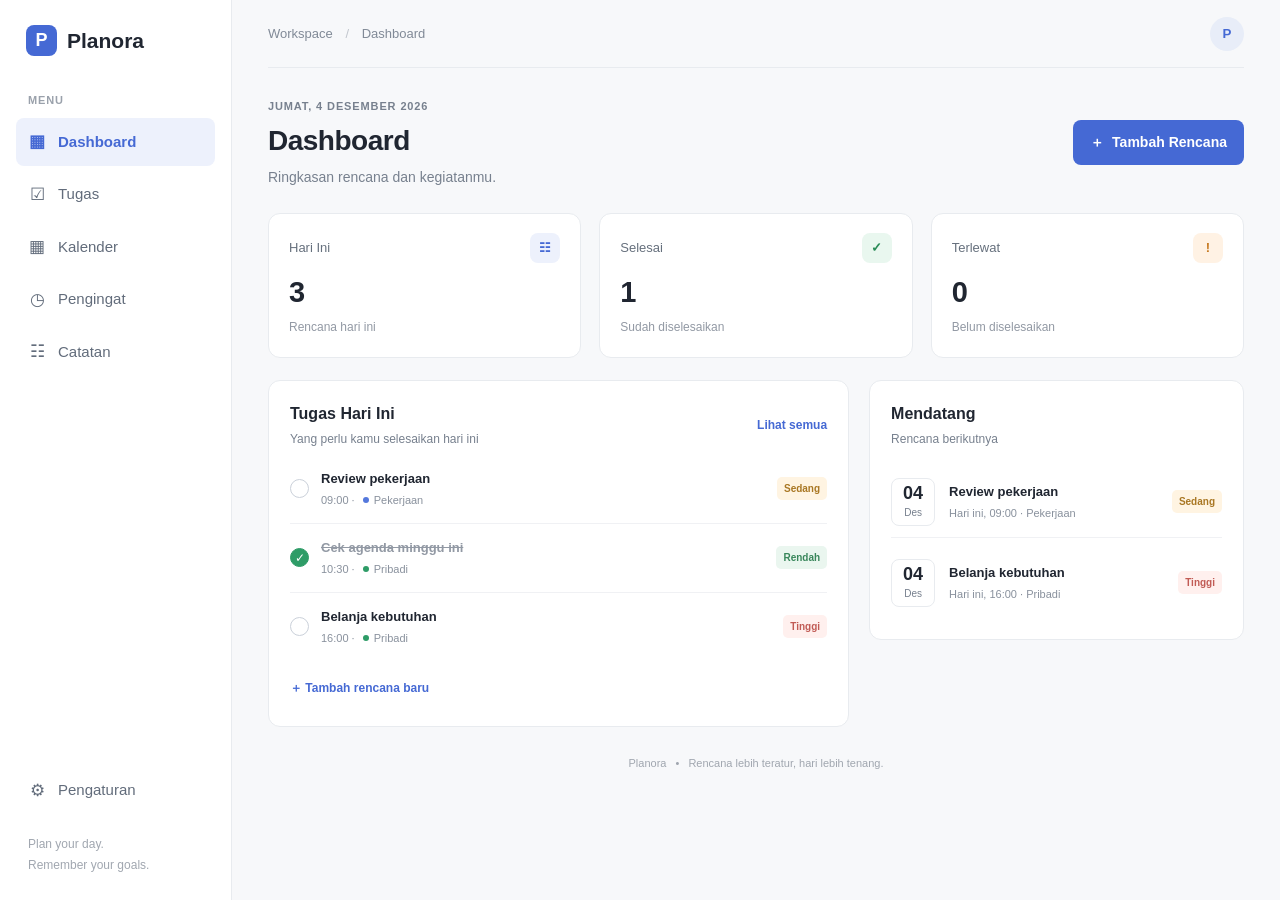
<file: index.html>
<!doctype html>
<html lang="id">
<head>
<meta charset="utf-8"><meta name="viewport" content="width=device-width,initial-scale=1"><meta name="theme-color" content="#fff">
<title>Planora — Dashboard</title><link rel="stylesheet" href="style.css">
</head>
<body><div class="app-shell">
<aside class="sidebar">
<a class="brand" href="index.html"><span class="brand-mark">P</span><span>Planora</span></a>
<div class="nav-label">MENU</div>
<nav class="main-nav" aria-label="Navigasi">
<a class="nav-item active" href="index.html"><span class="nav-icon">▦</span>Dashboard</a>
<a class="nav-item" href="tasks.html"><span class="nav-icon">☑</span>Tugas</a>
<a class="nav-item" href="#calendar" data-feature="Kalender"><span class="nav-icon">▦</span>Kalender</a>
<a class="nav-item" href="#reminders" data-feature="Pengingat"><span class="nav-icon">◷</span>Pengingat</a>
<a class="nav-item" href="#notes" data-feature="Catatan"><span class="nav-icon">☷</span>Catatan</a>
<a class="nav-item mobile-settings" href="#settings" data-feature="Pengaturan"><span class="nav-icon">⚙</span>Pengaturan</a>
</nav>
<div class="sidebar-bottom"><a class="nav-item" href="#settings" data-feature="Pengaturan"><span class="nav-icon">⚙</span>Pengaturan</a><div class="sidebar-note">Plan your day.<br>Remember your goals.</div></div>
</aside>
<main class="main-content" id="dashboard">
<header class="topbar"><div class="mobile-brand"><span class="brand-mark">P</span><strong>Planora</strong></div><div class="breadcrumbs">Workspace <span>/</span> Dashboard</div><button class="profile" aria-label="Profil pengguna">P</button></header>
<section class="page-heading"><div><p class="eyebrow" id="today-date">RINGKASAN HARI INI</p><h1>Dashboard</h1><p class="subheading">Ringkasan rencana dan kegiatanmu.</p></div><button class="primary-button" id="open-task-form"><span>＋</span> Tambah Rencana</button></section>
<section class="summary-grid" aria-label="Ringkasan"><article class="summary-card"><div class="summary-top"><span>Hari Ini</span><span class="summary-icon blue">☷</span></div><strong id="today-count">0</strong><small>Rencana hari ini</small></article><article class="summary-card"><div class="summary-top"><span>Selesai</span><span class="summary-icon green">✓</span></div><strong id="done-count">0</strong><small>Sudah diselesaikan</small></article><article class="summary-card"><div class="summary-top"><span>Terlewat</span><span class="summary-icon orange">!</span></div><strong id="overdue-count">0</strong><small>Belum diselesaikan</small></article></section>
<section class="content-grid dashboard-content">
<div class="panel tasks-panel" id="tasks"><div class="panel-heading"><div><h2>Tugas Hari Ini</h2><p>Yang perlu kamu selesaikan hari ini</p></div><a href="tasks.html" class="text-link">Lihat semua</a></div><div class="task-list" id="task-list"></div><button class="add-inline" id="add-inline">＋ Tambah rencana baru</button></div>
<div class="panel upcoming-panel" id="upcoming"><div class="panel-heading"><div><h2>Mendatang</h2><p>Rencana berikutnya</p></div></div><div class="upcoming-list" aria-live="polite"></div></div>
</section>
<footer class="footer">Planora <span>•</span> Rencana lebih teratur, hari lebih tenang.</footer>
</main></div>
<dialog id="task-dialog" class="task-dialog"><form id="task-form"><div class="dialog-heading"><div><h2>Tambah Rencana</h2><p>Catat kegiatan yang ingin kamu lakukan.</p></div><button type="button" class="close-dialog" id="close-dialog" aria-label="Tutup">×</button></div>
<label>Nama rencana<input name="title" required maxlength="100" placeholder="Contoh: Belajar atau rapat"></label>
<div class="form-row"><label>Tanggal<input name="date" type="date" required></label><label>Waktu<input name="time" type="time" value="09:00"></label></div>
<div class="form-row"><label>Kategori<select name="category"><option>Pekerjaan</option><option>Pribadi</option><option>Belajar</option><option>Lainnya</option></select></label><label>Prioritas<select name="priority"><option value="low">Rendah</option><option value="medium" selected>Sedang</option><option value="high">Tinggi</option></select></label></div>
<div class="dialog-actions"><button type="button" class="secondary-button" id="cancel-dialog">Batal</button><button type="submit" class="primary-button">Simpan Rencana</button></div></form></dialog>
<script src="app.js"></script></body></html>
</file>
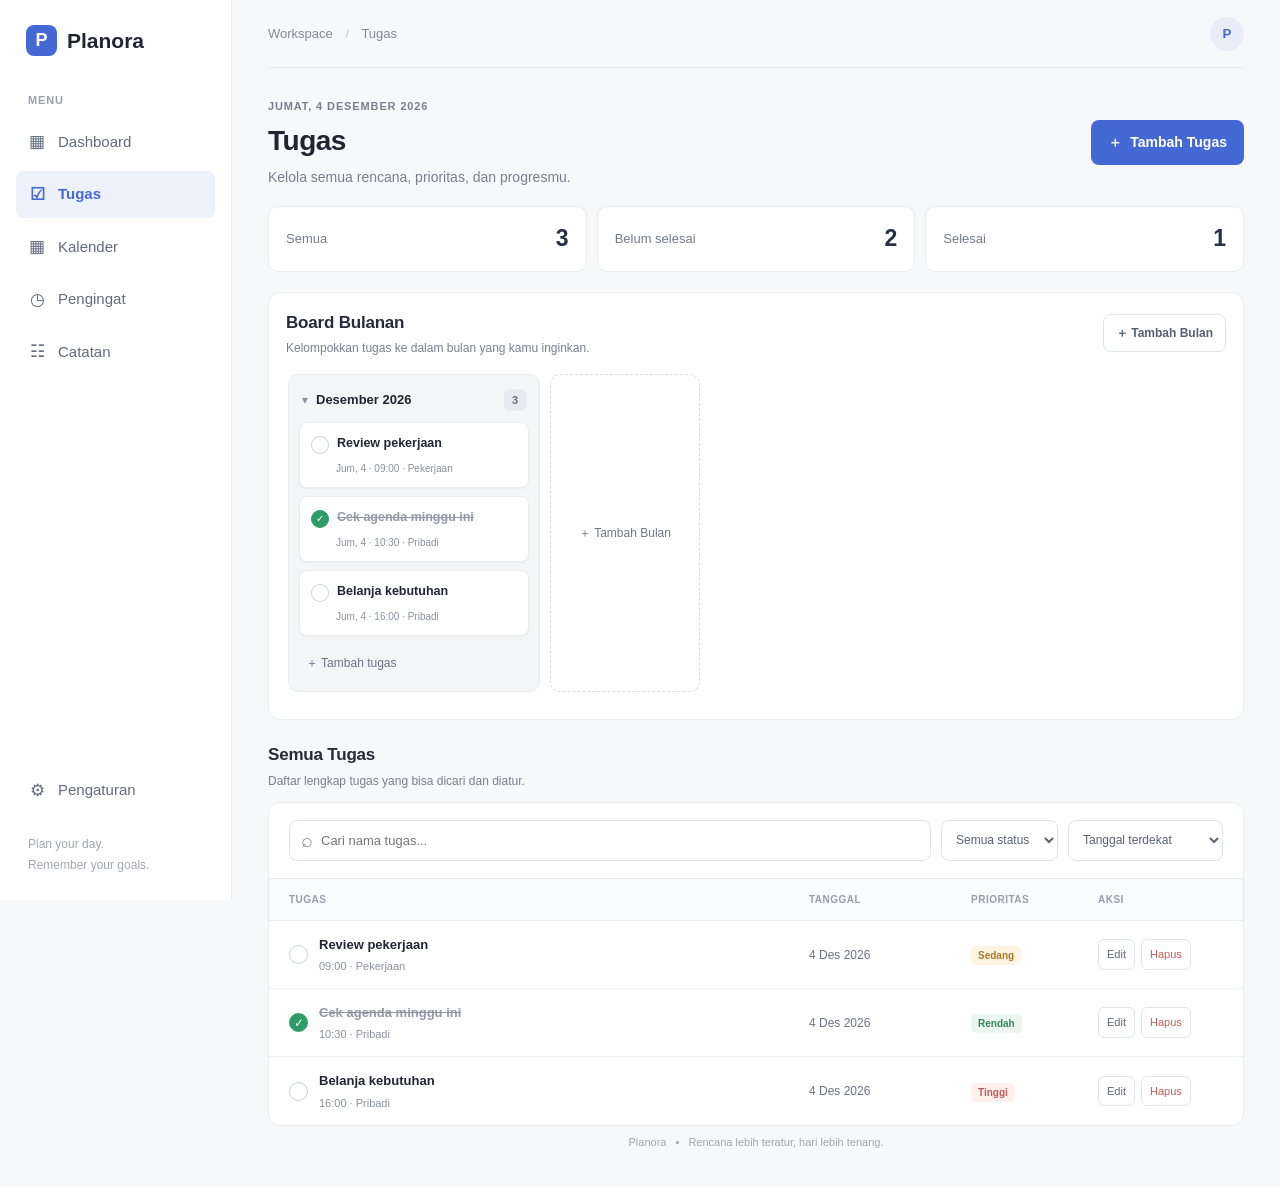
<file: tasks.html>
<!doctype html>
<html lang="id">
<head>
<meta charset="utf-8"><meta name="viewport" content="width=device-width,initial-scale=1"><meta name="theme-color" content="#fff">
<title>Planora — Tugas</title><link rel="stylesheet" href="style.css">
</head>
<body><div class="app-shell">
<aside class="sidebar">
<a class="brand" href="index.html"><span class="brand-mark">P</span><span>Planora</span></a><div class="nav-label">MENU</div>
<nav class="main-nav" aria-label="Navigasi">
<a class="nav-item" href="index.html"><span class="nav-icon">▦</span>Dashboard</a>
<a class="nav-item active" href="tasks.html"><span class="nav-icon">☑</span>Tugas</a>
<a class="nav-item" href="#calendar" data-feature="Kalender"><span class="nav-icon">▦</span>Kalender</a>
<a class="nav-item" href="#reminders" data-feature="Pengingat"><span class="nav-icon">◷</span>Pengingat</a>
<a class="nav-item" href="#notes" data-feature="Catatan"><span class="nav-icon">☷</span>Catatan</a>
<a class="nav-item mobile-settings" href="#settings" data-feature="Pengaturan"><span class="nav-icon">⚙</span>Pengaturan</a>
</nav><div class="sidebar-bottom"><a class="nav-item" href="#settings" data-feature="Pengaturan"><span class="nav-icon">⚙</span>Pengaturan</a><div class="sidebar-note">Plan your day.<br>Remember your goals.</div></div>
</aside>
<main class="main-content task-page">
<header class="topbar"><div class="mobile-brand"><span class="brand-mark">P</span><strong>Planora</strong></div><div class="breadcrumbs">Workspace <span>/</span> Tugas</div><button class="profile" aria-label="Profil pengguna">P</button></header>
<section class="page-heading"><div><p class="eyebrow" id="task-page-date">DAFTAR RENCANA</p><h1>Tugas</h1><p class="subheading">Kelola semua rencana, prioritas, dan progresmu.</p></div><button class="primary-button" id="task-add"><span>＋</span> Tambah Tugas</button></section>
<section class="task-stats" aria-label="Ringkasan tugas"><div class="task-stat"><span>Semua</span><strong id="stat-all">0</strong></div><div class="task-stat"><span>Belum selesai</span><strong id="stat-open">0</strong></div><div class="task-stat"><span>Selesai</span><strong id="stat-done">0</strong></div></section>
<section class="month-board-section" aria-label="Board tugas bulanan"><div class="month-board-heading"><div><h2>Board Bulanan</h2><p>Kelompokkan tugas ke dalam bulan yang kamu inginkan.</p></div><button class="secondary-button" id="month-add">＋ Tambah Bulan</button></div><div id="month-board" class="month-board" aria-live="polite"></div></section>
<div class="task-list-heading"><div><h2>Semua Tugas</h2><p>Daftar lengkap tugas yang bisa dicari dan diatur.</p></div></div>
<section class="panel task-manager">
<div class="task-toolbar"><label class="task-search"><span>⌕</span><input id="task-search" type="search" placeholder="Cari nama tugas..." aria-label="Cari tugas"></label><select id="task-filter" aria-label="Filter status"><option value="all">Semua status</option><option value="open">Belum selesai</option><option value="done">Selesai</option><option value="overdue">Terlewat</option></select><select id="task-sort" aria-label="Urutkan tugas"><option value="date">Tanggal terdekat</option><option value="priority">Prioritas</option><option value="created">Terbaru ditambahkan</option></select></div>
<div class="task-table-head"><span>TUGAS</span><span>TANGGAL</span><span>PRIORITAS</span><span>AKSI</span></div>
<div id="task-manager-list" class="task-manager-list" aria-live="polite"></div>
</section><footer class="footer">Planora <span>•</span> Rencana lebih teratur, hari lebih tenang.</footer>
</main></div>
<dialog id="manager-dialog" class="task-dialog"><form id="manager-form"><div class="dialog-heading"><div><h2 id="manager-dialog-title">Tambah Tugas</h2><p>Isi detail rencana yang ingin kamu lakukan.</p></div><button type="button" class="close-dialog" id="manager-close" aria-label="Tutup">×</button></div>
<label>Nama tugas<input name="title" required maxlength="100" placeholder="Contoh: Menyelesaikan laporan"></label>
<div class="form-row"><label>Tanggal<input name="date" type="date" required></label><label>Waktu<input name="time" type="time"></label></div>
<div class="form-row"><label>Kategori<select name="category"><option>Pekerjaan</option><option>Pribadi</option><option>Belajar</option><option>Lainnya</option></select></label><label>Prioritas<select name="priority"><option value="low">Rendah</option><option value="medium" selected>Sedang</option><option value="high">Tinggi</option></select></label></div>
<div class="dialog-actions"><button type="button" class="secondary-button" id="manager-cancel">Batal</button><button type="submit" class="primary-button" id="manager-save">Simpan Tugas</button></div></form></dialog>
<dialog id="month-dialog" class="task-dialog month-dialog"><form id="month-form"><div class="dialog-heading"><div><h2>Tambah Bulan</h2><p>Buat kolom baru untuk mengatur rencanamu.</p></div><button type="button" class="close-dialog" id="month-close" aria-label="Tutup">×</button></div><label>Bulan<input name="month" type="month" required></label><div class="dialog-actions"><button type="button" class="secondary-button" id="month-cancel">Batal</button><button type="submit" class="primary-button">Tambah Kolom</button></div></form></dialog>
<script src="tasks.js"></script></body></html>
</file>
<file: style.css>
:root{--ink:#202631;--muted:#77808e;--line:#e8ebef;--surface:#fff;--canvas:#f7f8fa;--accent:#4569d4;--accent-dark:#3657bc;--radius:12px}*{box-sizing:border-box}html{scroll-behavior:smooth}body{margin:0;background:var(--canvas);color:var(--ink);font:15px/1.5 Inter,-apple-system,BlinkMacSystemFont,"Segoe UI",Roboto,Arial,sans-serif}.app-shell{min-height:100vh}.sidebar{position:fixed;inset:0 auto 0 0;width:232px;background:#fff;border-right:1px solid var(--line);padding:25px 16px;display:flex;flex-direction:column;z-index:5}.brand{display:flex;align-items:center;gap:10px;text-decoration:none;color:var(--ink);font-size:21px;font-weight:700;padding:0 10px 35px}.brand-mark{width:31px;height:31px;border-radius:8px;background:var(--accent);color:white;display:grid;place-items:center;font-size:18px;font-weight:700}.nav-label{font-size:11px;font-weight:700;letter-spacing:.08em;color:#9aa1ab;padding:0 12px 10px}.main-nav{display:grid;gap:5px}.nav-item{display:flex;align-items:center;gap:12px;padding:11px 12px;border-radius:8px;text-decoration:none;color:#626c7b;font-weight:500}.nav-item:hover{background:#f6f7f9;color:var(--ink)}.nav-item.active{background:#edf1fc;color:var(--accent);font-weight:600}.nav-icon{width:18px;text-align:center;font-size:17px}.sidebar-bottom{margin-top:auto}.sidebar-note{font-size:12px;color:#a1a7b0;line-height:1.7;padding:20px 12px 0}.main-content{margin-left:232px;max-width:1600px;padding:0 36px 28px}.topbar{height:68px;display:flex;align-items:center;justify-content:space-between;border-bottom:1px solid var(--line);margin-bottom:30px}.breadcrumbs{font-size:13px;color:#818a97}.breadcrumbs span{padding:0 9px;color:#c1c6cd}.profile{width:34px;height:34px;border:0;border-radius:50%;background:#e8edf8;color:#4569d4;font-weight:700;cursor:pointer}.mobile-brand{display:none}.page-heading{display:flex;align-items:center;justify-content:space-between;gap:20px;margin-bottom:25px}.eyebrow{font-size:11px;font-weight:700;letter-spacing:.08em;color:var(--muted);margin:0 0 5px}.page-heading h1{font-size:28px;letter-spacing:-.5px;margin:0;font-weight:700}.subheading{margin:5px 0 0;color:var(--muted);font-size:14px}.primary-button,.secondary-button{display:inline-flex;align-items:center;justify-content:center;gap:8px;border:1px solid transparent;border-radius:8px;padding:11px 16px;font:inherit;font-size:14px;font-weight:600;cursor:pointer;white-space:nowrap}.primary-button{background:var(--accent);color:#fff}.primary-button:hover{background:var(--accent-dark)}.secondary-button{background:#fff;border-color:#dfe3e9;color:#566170}.summary-grid{display:grid;grid-template-columns:repeat(3,minmax(0,1fr));gap:18px;margin-bottom:22px}.summary-card,.panel{background:var(--surface);border:1px solid var(--line);border-radius:var(--radius)}.summary-card{padding:19px 20px}.summary-top{display:flex;align-items:center;justify-content:space-between;color:#66707d;font-size:13px;font-weight:500}.summary-icon{width:30px;height:30px;border-radius:8px;display:grid;place-items:center;font-weight:700}.summary-icon.blue{background:#edf1fc;color:#4569d4}.summary-icon.green{background:#e9f7ef;color:#278a55}.summary-icon.orange{background:#fff2e4;color:#c77b24}.summary-card>strong{display:block;font-size:29px;line-height:1.3;margin:11px 0 4px;letter-spacing:-.5px}.summary-card small{font-size:12px;color:#9299a4}.content-grid{display:grid;grid-template-columns:minmax(0,1.55fr) minmax(285px,1fr);gap:20px;margin-bottom:20px}.panel{padding:21px}.panel-heading{display:flex;align-items:center;justify-content:space-between;gap:12px;margin-bottom:19px}.panel-heading h2{font-size:16px;margin:0;font-weight:650}.panel-heading p{font-size:12px;color:var(--muted);margin:4px 0 0}.text-link{font-size:12px;color:var(--accent);text-decoration:none;font-weight:600;white-space:nowrap}.task-list{display:grid}.task-row{display:flex;align-items:center;gap:12px;padding:14px 0;border-bottom:1px solid #f0f1f4}.task-row:first-child{padding-top:2px}.task-row:last-child{border-bottom:0}.task-check{width:19px;height:19px;border:1.5px solid #cbd1da;border-radius:50%;background:#fff;flex:0 0 auto;cursor:pointer;color:white;font-size:12px;padding:0}.task-check.checked{background:#2e9c67;border-color:#2e9c67}.task-info{min-width:0;flex:1}.task-info strong,.upcoming-info strong{display:block;font-size:13px;font-weight:600;overflow:hidden;text-overflow:ellipsis;white-space:nowrap}.task-info span,.upcoming-info span{display:block;color:#89919d;font-size:11px;margin-top:4px}.completed{text-decoration:line-through;color:#9299a4}.dot{display:inline-block;width:6px;height:6px;border-radius:50%;margin:0 5px 1px}.blue-dot{background:#5478dc}.green-dot{background:#2e9c67}.purple-dot{background:#9270d5}.priority{font-size:10px;border-radius:5px;padding:4px 7px;font-weight:600;white-space:nowrap}.priority.low{color:#39875b;background:#eaf6ef}.priority.medium{color:#a97723;background:#fff4e2}.priority.high{color:#c15b55;background:#fff0ee}.add-inline{margin-top:10px;background:none;border:0;color:var(--accent);font:inherit;font-size:12px;font-weight:600;cursor:pointer;padding:8px 0}.calendar-controls{display:flex;gap:5px}.calendar-controls button{width:27px;height:27px;border:1px solid var(--line);border-radius:6px;background:white;color:#6b7481;font-size:20px;line-height:1;cursor:pointer}.calendar-grid{display:grid;grid-template-columns:repeat(7,1fr);gap:5px;text-align:center}.calendar-grid span{height:32px;display:grid;place-items:center;font-size:11px;color:#596371;border-radius:7px}.calendar-grid .weekday{color:#9aa1ab;font-size:10px;font-weight:600}.calendar-grid .today{background:var(--accent);color:#fff;font-weight:700}.calendar-grid .has-plan{position:relative}.calendar-grid .has-plan:after{content:"";position:absolute;bottom:3px;width:4px;height:4px;border-radius:50%;background:#5478dc}.calendar-grid .today:after{background:white}.calendar-legend{font-size:11px;color:#8a929e;margin-top:14px}.upcoming-panel{margin-bottom:22px}.upcoming-list{display:flex;align-items:center;gap:14px}.upcoming-date{width:44px;height:48px;border:1px solid var(--line);border-radius:8px;display:flex;flex-direction:column;align-items:center;justify-content:center;flex:0 0 auto}.upcoming-date strong{font-size:18px;line-height:1.2}.upcoming-date span{font-size:10px;color:var(--muted)}.upcoming-info{flex:1;min-width:0}.footer{text-align:center;color:#a0a6af;font-size:11px;padding:8px}.footer span{padding:0 6px}.task-dialog{width:min(480px,calc(100% - 28px));border:1px solid var(--line);border-radius:14px;padding:24px;box-shadow:0 20px 60px #1c25301f}.task-dialog::backdrop{background:#20263166}.dialog-heading{display:flex;justify-content:space-between;align-items:flex-start;margin-bottom:20px}.dialog-heading h2{font-size:20px;margin:0}.dialog-heading p{font-size:13px;color:var(--muted);margin:5px 0 0}.close-dialog{border:0;background:#f1f3f6;border-radius:7px;width:30px;height:30px;font-size:21px;cursor:pointer;color:#66707d}.task-dialog label{display:block;font-size:12px;font-weight:600;color:#596371;margin-bottom:14px}.task-dialog input,.task-dialog select{display:block;width:100%;margin-top:7px;border:1px solid #dfe3e9;border-radius:8px;padding:11px;background:#fff;color:var(--ink);font:inherit;font-size:14px;outline:none}.task-dialog input:focus,.task-dialog select:focus{border-color:#8da2e8;box-shadow:0 0 0 3px #4569d414}.form-row{display:grid;grid-template-columns:1fr 1fr;gap:12px}.dialog-actions{display:flex;justify-content:flex-end;gap:9px;margin-top:8px}
@media(min-width:1500px){.main-content{padding-left:48px;padding-right:48px}.content-grid{grid-template-columns:minmax(0,1.7fr) minmax(330px,1fr)}}
@media(max-width:1050px){.sidebar{width:205px}.main-content{margin-left:205px;padding:0 24px 24px}.content-grid{grid-template-columns:1fr}.calendar-panel{max-width:none}.calendar-grid{gap:8px}.calendar-grid span{height:35px}}
@media(max-width:700px){body{font-size:14px}.sidebar{inset:auto 0 0;width:100%;height:64px;padding:6px 8px;background:#fff;border-right:0;border-top:1px solid var(--line);display:block}.brand,.nav-label,.sidebar-bottom{display:none}.main-nav{display:grid;grid-template-columns:repeat(4,1fr);gap:2px;height:100%}.nav-item{flex-direction:column;justify-content:center;gap:3px;padding:4px 2px;font-size:10px;border-radius:7px}.nav-icon{font-size:18px;height:20px}.main-content{margin:0;padding:0 15px 88px}.topbar{height:57px;margin-bottom:23px}.mobile-brand{display:flex;align-items:center;gap:8px;font-size:17px}.mobile-brand .brand-mark{width:27px;height:27px;font-size:16px}.breadcrumbs{display:none}.profile{width:31px;height:31px}.page-heading{align-items:flex-start;gap:12px;margin-bottom:19px}.page-heading h1{font-size:24px}.subheading{font-size:12px;max-width:230px}.eyebrow{font-size:10px}.page-heading>.primary-button{padding:10px 11px;font-size:12px}.page-heading>.primary-button span{font-size:16px}.summary-grid{gap:9px;margin-bottom:15px}.summary-card{padding:13px 12px;border-radius:10px}.summary-top{font-size:11px;align-items:flex-start}.summary-icon{width:25px;height:25px;font-size:12px}.summary-card>strong{font-size:24px;margin:9px 0 2px}.summary-card small{font-size:10px;line-height:1.4;display:block}.content-grid{gap:14px;margin-bottom:14px}.panel{padding:16px;border-radius:10px}.panel-heading{margin-bottom:15px}.panel-heading h2{font-size:15px}.panel-heading p{font-size:11px}.task-row{gap:9px;padding:12px 0}.task-info strong{font-size:12px}.task-info span{font-size:10px}.priority{font-size:9px;padding:4px 6px}.calendar-grid{gap:4px}.calendar-grid span{height:32px;font-size:11px}.upcoming-panel{margin-bottom:17px}.upcoming-list{gap:10px}.upcoming-date{width:40px;height:44px}.upcoming-info strong{font-size:12px}.upcoming-info span{font-size:10px}.footer{font-size:10px}.task-dialog{padding:19px}.form-row{gap:8px}}
@media(max-width:380px){.main-content{padding-left:11px;padding-right:11px}.page-heading>.primary-button{font-size:11px;padding:9px}.summary-card{padding:11px 9px}.summary-top{font-size:10px}.summary-card>strong{font-size:22px}.panel{padding:13px}.priority{font-size:8px}.task-row{gap:7px}}


/* Perbaikan elemen dinamis dashboard */
.empty-state{margin:0;padding:20px 10px;color:var(--muted);font-size:13px;line-height:1.6}
.notice{margin:-10px 0 20px;padding:10px 13px;border:1px solid #dfe6fb;border-radius:8px;background:#f4f6ff;color:#465aa5;font-size:13px}
.upcoming-list{display:flex;flex-direction:column;align-items:stretch;gap:10px}
.upcoming-list-item{display:flex;align-items:center;gap:14px;padding:11px 0;border-bottom:1px solid #f0f1f4}
.upcoming-list-item:last-child{border-bottom:0}
.upcoming-list-item .upcoming-info{flex:1;min-width:0}
.upcoming-list-item .upcoming-date{flex:0 0 44px}
@media(max-width:700px){.upcoming-list-item{gap:10px}.upcoming-list-item .upcoming-date{flex-basis:40px}.notice{font-size:12px}}

/* Dashboard ringkas: fokus pada tugas hari ini dan agenda berikutnya */
.dashboard-content{align-items:start}
.dashboard-content .upcoming-panel{margin:0}
.mobile-settings{display:none}
@media(max-width:700px){
  .main-nav{grid-template-columns:repeat(6,minmax(0,1fr))}
  .mobile-settings{display:flex}
  .dashboard-content{grid-template-columns:1fr;gap:13px}
  .dashboard-content .upcoming-panel{margin:0}
  .dashboard-content .panel-heading{margin-bottom:12px}
  .page-heading{margin-bottom:17px}
  .summary-grid{margin-bottom:13px}
}
@media(max-width:390px){
  .nav-item{font-size:9px}
  .nav-icon{font-size:16px}
  .main-nav{gap:0}
}

/* Halaman Tugas */
.task-page .page-heading{margin-bottom:22px}
.task-stats{display:grid;grid-template-columns:repeat(3,minmax(0,1fr));gap:14px;margin-bottom:20px}
.task-stat{background:#fff;border:1px solid var(--line);border-radius:10px;padding:15px 18px;display:flex;align-items:center;justify-content:space-between}
.task-stat span{font-size:13px;color:#737d8a}.task-stat strong{font-size:23px}
.task-manager{padding:0;overflow:hidden}
.task-toolbar{display:flex;gap:10px;padding:17px 20px;border-bottom:1px solid var(--line)}
.task-search{display:flex;align-items:center;gap:8px;flex:1;min-width:130px;border:1px solid #dfe3e9;border-radius:8px;padding:0 11px;color:#87909c}
.task-search span{font-size:20px;line-height:1}
.task-search input{width:100%;min-width:0;border:0;outline:0;padding:10px 0;background:transparent;font:inherit;font-size:13px;color:var(--ink)}
.task-toolbar select{max-width:180px;border:1px solid #dfe3e9;border-radius:8px;background:#fff;padding:9px 10px;font:inherit;font-size:12px;color:#596371}
.task-table-head,.manager-row{display:grid;grid-template-columns:minmax(220px,1fr) 150px 115px 125px;align-items:center;gap:12px;padding:13px 20px}
.task-table-head{background:#fafbfc;color:#969eaa;font-size:10px;font-weight:700;letter-spacing:.05em;border-bottom:1px solid var(--line)}
.manager-row{border-bottom:1px solid #f0f1f4;min-height:68px}
.manager-row:last-child{border-bottom:0}
.manager-task-cell{display:flex;align-items:center;gap:11px;min-width:0}
.manager-task-text{min-width:0}.manager-task-text strong{display:block;font-size:13px;font-weight:600;overflow:hidden;text-overflow:ellipsis;white-space:nowrap}
.manager-task-text small{display:block;font-size:11px;color:#8a929e;margin-top:4px}
.manager-row.is-done .manager-task-text strong{text-decoration:line-through;color:#9299a4}
.manager-date{font-size:12px;color:#697381}
.manager-actions{display:flex;gap:6px}
.action-button{border:1px solid #e1e5eb;background:#fff;border-radius:6px;padding:6px 8px;color:#5e6876;font:inherit;font-size:11px;cursor:pointer}
.action-button:hover{background:#f7f8fa}
.action-button.danger{color:#c45d57}
.task-empty{padding:30px 20px;text-align:center}
@media(max-width:900px){.task-table-head,.manager-row{grid-template-columns:minmax(180px,1fr) 115px 95px 110px;padding-left:14px;padding-right:14px;gap:8px}.task-toolbar{padding:14px}.task-toolbar select{max-width:145px}}
@media(max-width:700px){
 .task-page .page-heading{align-items:flex-start}
 .task-stats{gap:8px;margin-bottom:14px}
 .task-stat{padding:12px 11px;gap:6px;align-items:flex-start;flex-direction:column}
 .task-stat span{font-size:10px}.task-stat strong{font-size:20px}
 .task-toolbar{flex-wrap:wrap;gap:8px;padding:12px}
 .task-search{flex:1 1 100%}
 .task-toolbar select{flex:1;max-width:none;min-width:0;font-size:11px;padding:9px 7px}
 .task-table-head{display:none}
 .manager-row{grid-template-columns:minmax(0,1fr) auto;gap:8px 10px;padding:14px 12px}
 .manager-task-cell{grid-column:1 / -1}
 .manager-date{grid-column:1;font-size:11px}
 .manager-row>div:nth-child(3){grid-column:1;grid-row:3}
 .manager-actions{grid-column:2;grid-row:2 / span 2;align-self:center}
 .action-button{padding:7px 9px}
 .manager-task-text strong{white-space:normal;overflow-wrap:anywhere}
}

/* Board bulanan di atas daftar tugas */
.month-board-section{margin:0 0 22px}
.month-board-heading{display:flex;align-items:center;justify-content:space-between;gap:16px;margin-bottom:13px}
.month-board-heading h2{font-size:17px;margin:0;font-weight:650}
.month-board-heading p{font-size:12px;color:var(--muted);margin:4px 0 0}
.month-board-heading .secondary-button{padding:9px 12px;font-size:12px}
.month-board{display:flex;align-items:flex-start;gap:12px;overflow-x:auto;padding:2px 1px 12px;scrollbar-width:thin}
.month-column{flex:0 0 245px;max-width:245px;background:#eef0f3;border:1px solid #e5e8ed;border-radius:10px;padding:10px}
.month-column details{min-width:0}
.month-column-summary{display:flex;align-items:center;gap:8px;cursor:pointer;list-style:none;padding:3px 2px 10px}
.month-column-summary::-webkit-details-marker{display:none}
.month-column-summary:before{content:"▾";font-size:12px;color:#8a929e;transition:transform .15s}
.month-column details:not([open]) .month-column-summary:before{transform:rotate(-90deg)}
.month-column-summary strong{font-size:13px;font-weight:650;flex:1;text-transform:capitalize}
.month-count{min-width:22px;height:22px;padding:0 6px;border-radius:6px;background:#fff;color:#727b88;display:grid;place-items:center;font-size:11px}
.month-cards{display:grid;gap:8px}
.month-task-card{background:#fff;border:1px solid #e4e7ec;border-radius:8px;padding:10px;box-shadow:0 1px 1px #20263108}
.month-task-top{display:flex;align-items:flex-start;gap:8px}
.month-task-check{width:17px;height:17px;flex:0 0 17px;border:1.5px solid #cbd1da;border-radius:50%;background:#fff;color:#fff;font-size:10px;line-height:1;padding:0;cursor:pointer;margin-top:2px}
.month-task-check.checked{background:#2e9c67;border-color:#2e9c67}
.month-task-open{flex:1;min-width:0;text-align:left;border:0;background:transparent;padding:0;color:var(--ink);font:inherit;font-size:12px;font-weight:600;line-height:1.45;cursor:pointer;overflow-wrap:anywhere}
.month-task-card small{display:block;margin:7px 0 0 25px;font-size:10px;color:#8a929e}
.month-task-card.is-done .month-task-open{text-decoration:line-through;color:#9299a4}
.month-column-empty{margin:0;padding:11px 4px;color:#8a929e;font-size:11px;line-height:1.5}
.month-add-task{width:100%;margin-top:8px;padding:8px 5px;border:0;border-radius:7px;background:transparent;color:#6f7885;text-align:left;font:inherit;font-size:12px;cursor:pointer}
.month-add-task:hover{background:#e5e8ed;color:var(--accent)}
.month-add-card{flex:0 0 150px;min-height:45px;border:1px dashed #cfd4dc;border-radius:10px;background:transparent;color:#697381;font:inherit;font-size:12px;cursor:pointer}
.month-add-card:hover{background:#fff;border-color:#aeb8cb;color:var(--accent)}
@media(max-width:700px){.month-board-section{margin-bottom:17px}.month-board-heading{align-items:flex-start}.month-board-heading h2{font-size:15px}.month-board-heading p{font-size:11px;max-width:190px}.month-board-heading .secondary-button{font-size:11px;padding:8px 9px}.month-column{flex-basis:225px;max-width:225px}.month-add-card{flex-basis:125px}}

/* UI/UX polish — Planora task board */
.task-page .page-heading{margin-bottom:18px}
.task-page .task-stats{gap:10px}
.task-page .task-stat{padding:13px 17px;min-height:66px}
.task-page .task-stat strong{color:#273142;font-variant-numeric:tabular-nums}
.month-board-section{padding:17px;background:#fff;border:1px solid var(--line);border-radius:12px;margin-bottom:22px}
.month-board-heading{margin-bottom:15px}
.month-board-heading h2,.task-list-heading h2{color:#252c38;letter-spacing:-.2px}
.month-board-heading p,.task-list-heading p{line-height:1.5}
.month-board{gap:10px;padding:2px 2px 10px;scroll-snap-type:x proximity}
.month-column{scroll-snap-align:start;flex-basis:252px;max-width:252px;background:#f4f5f7;border:1px solid #e9ebef;padding:10px}
.month-column-summary{padding:4px 3px 11px;min-height:34px}
.month-column-summary strong{font-size:13px}
.month-count{background:#e7eaf0;color:#667080;font-weight:600}
.month-task-card{padding:11px;border-color:#e9ebef;box-shadow:0 1px 2px #2026310a;transition:border-color .15s,box-shadow .15s}
.month-task-card:hover{border-color:#cfd6e3;box-shadow:0 2px 6px #2026310d}
.month-task-open{font-size:12.5px}
.month-task-check{width:18px;height:18px;flex-basis:18px;transition:background .15s,border-color .15s}
.month-task-check:focus-visible,.month-task-open:focus-visible,.month-add-task:focus-visible,.month-add-card:focus-visible,.task-check:focus-visible,.action-button:focus-visible{outline:3px solid #4569d433;outline-offset:2px}
.month-add-task{padding:9px 7px;margin-top:9px;color:#687384}
.month-add-card{min-height:42px;border-color:#d7dce4;color:#6e7886;align-self:stretch;transition:background .15s,border-color .15s}
.task-list-heading{display:flex;align-items:center;justify-content:space-between;margin:3px 0 12px}
.task-list-heading h2{font-size:17px;margin:0;font-weight:650}
.task-list-heading p{font-size:12px;color:var(--muted);margin:4px 0 0}
.task-manager{border-radius:12px}
.task-toolbar{background:#fff}
.task-search:focus-within{border-color:#9aace9;box-shadow:0 0 0 3px #4569d40d}
.task-toolbar select:focus-visible,.task-dialog input:focus-visible,.task-dialog select:focus-visible{outline:3px solid #4569d422;outline-offset:1px}
.manager-row:hover{background:#fcfcfd}
.action-button{min-height:30px}
.month-dialog{max-width:420px}
.month-dialog input[type="month"]{min-height:44px}
@media(max-width:700px){
 .task-page .page-heading{margin-bottom:15px}
 .task-page .task-stats{gap:7px}
 .task-page .task-stat{min-height:58px;padding:10px 11px}
 .month-board-section{padding:12px;border-radius:11px;margin-bottom:17px}
 .month-board-heading{gap:8px;margin-bottom:12px}
 .month-board-heading p{max-width:170px}
 .month-board-heading .secondary-button{min-height:36px}
 .month-column{flex-basis:232px;max-width:232px;padding:9px}
 .month-task-card{padding:10px}
 .task-list-heading{margin:0 0 10px}
 .task-list-heading h2{font-size:15px}
 .task-list-heading p{font-size:11px}
 .task-toolbar{border-bottom:1px solid var(--line)}
}
@media(prefers-reduced-motion:reduce){.month-task-card,.month-task-check,.month-add-card{transition:none}}
</file>
